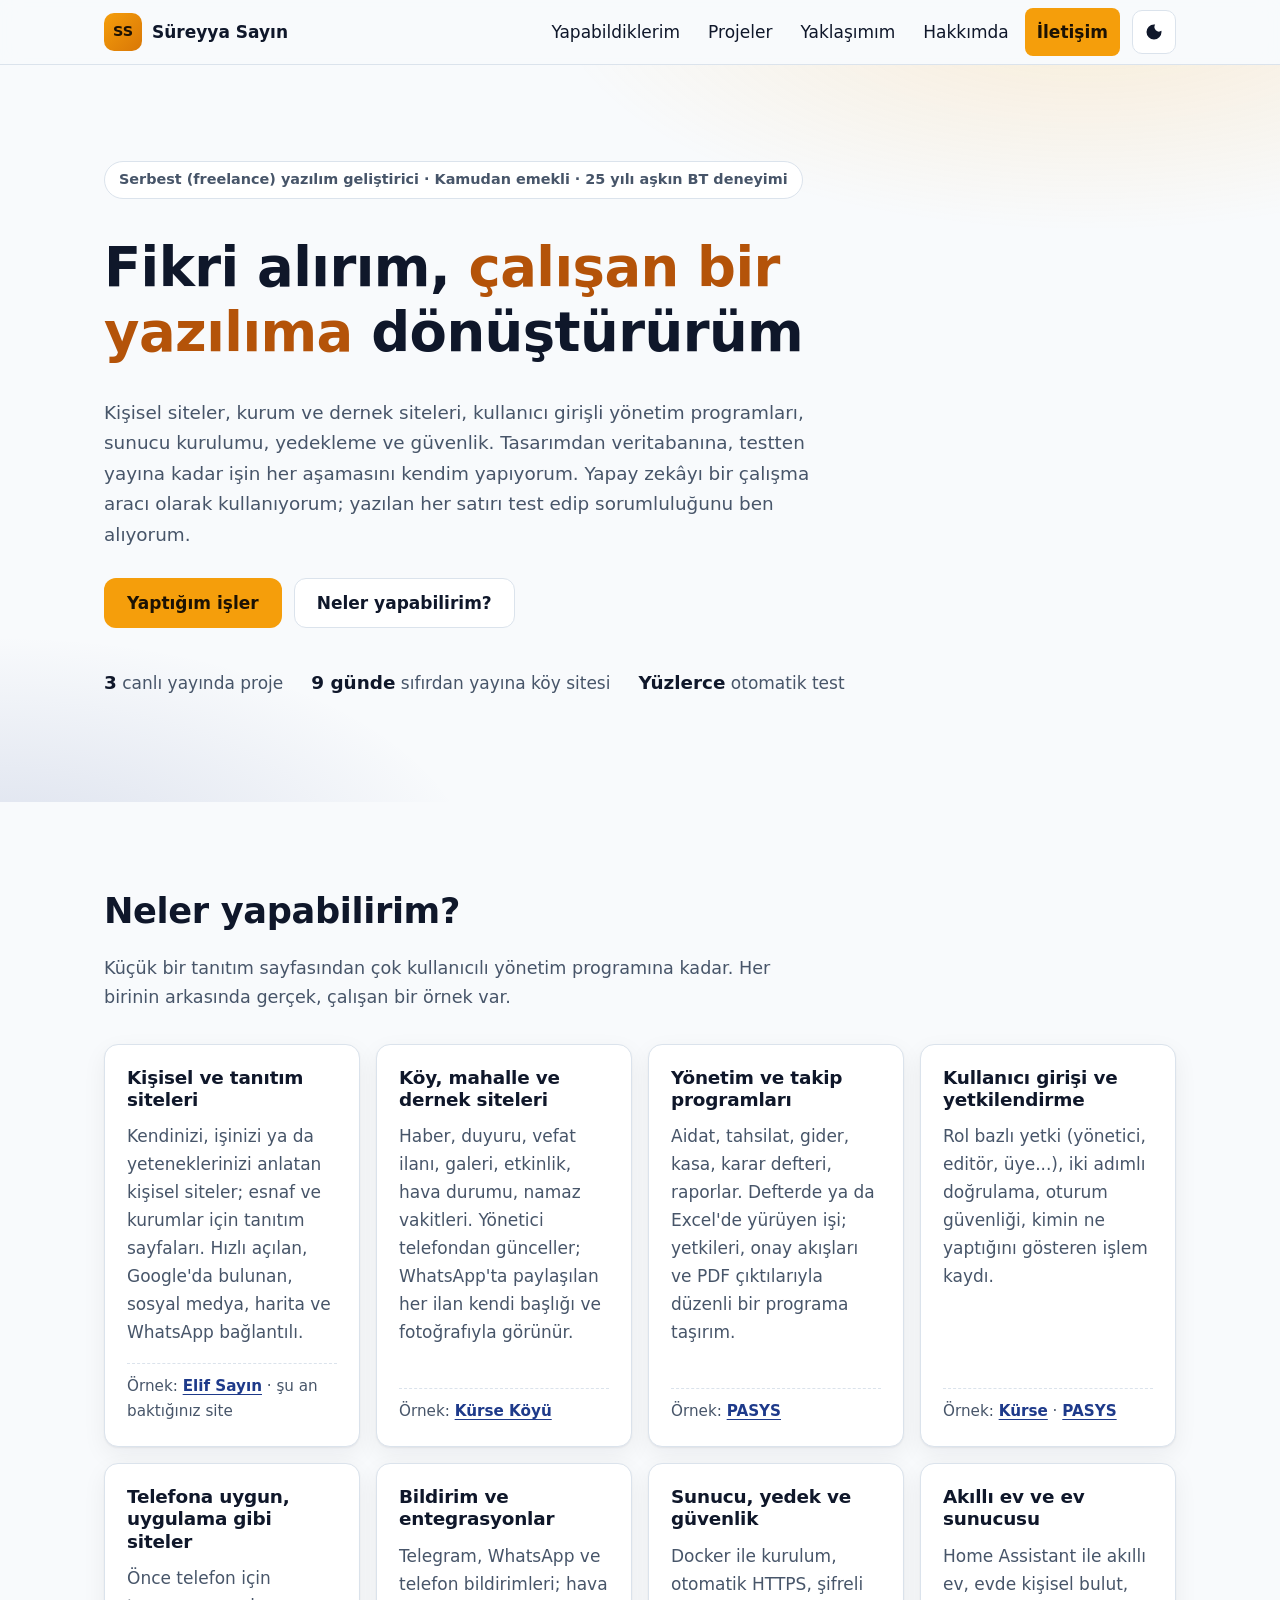
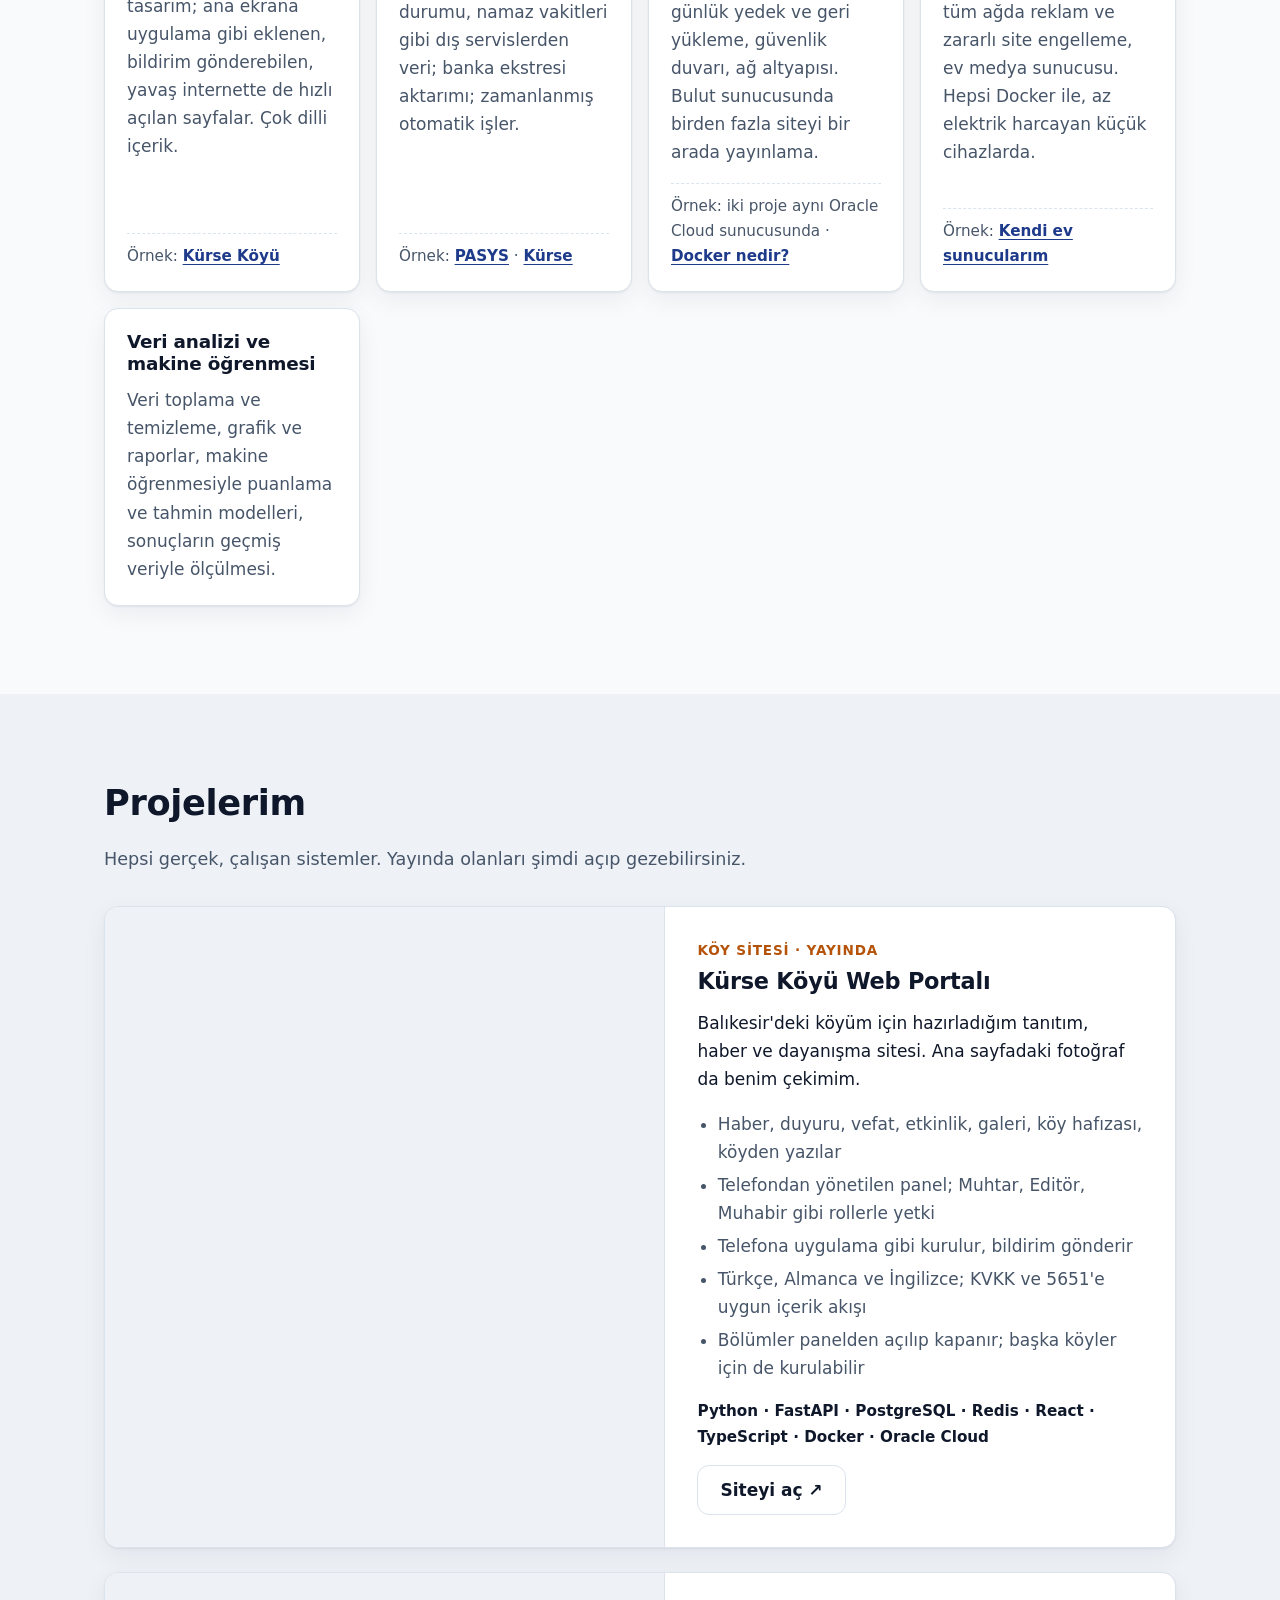
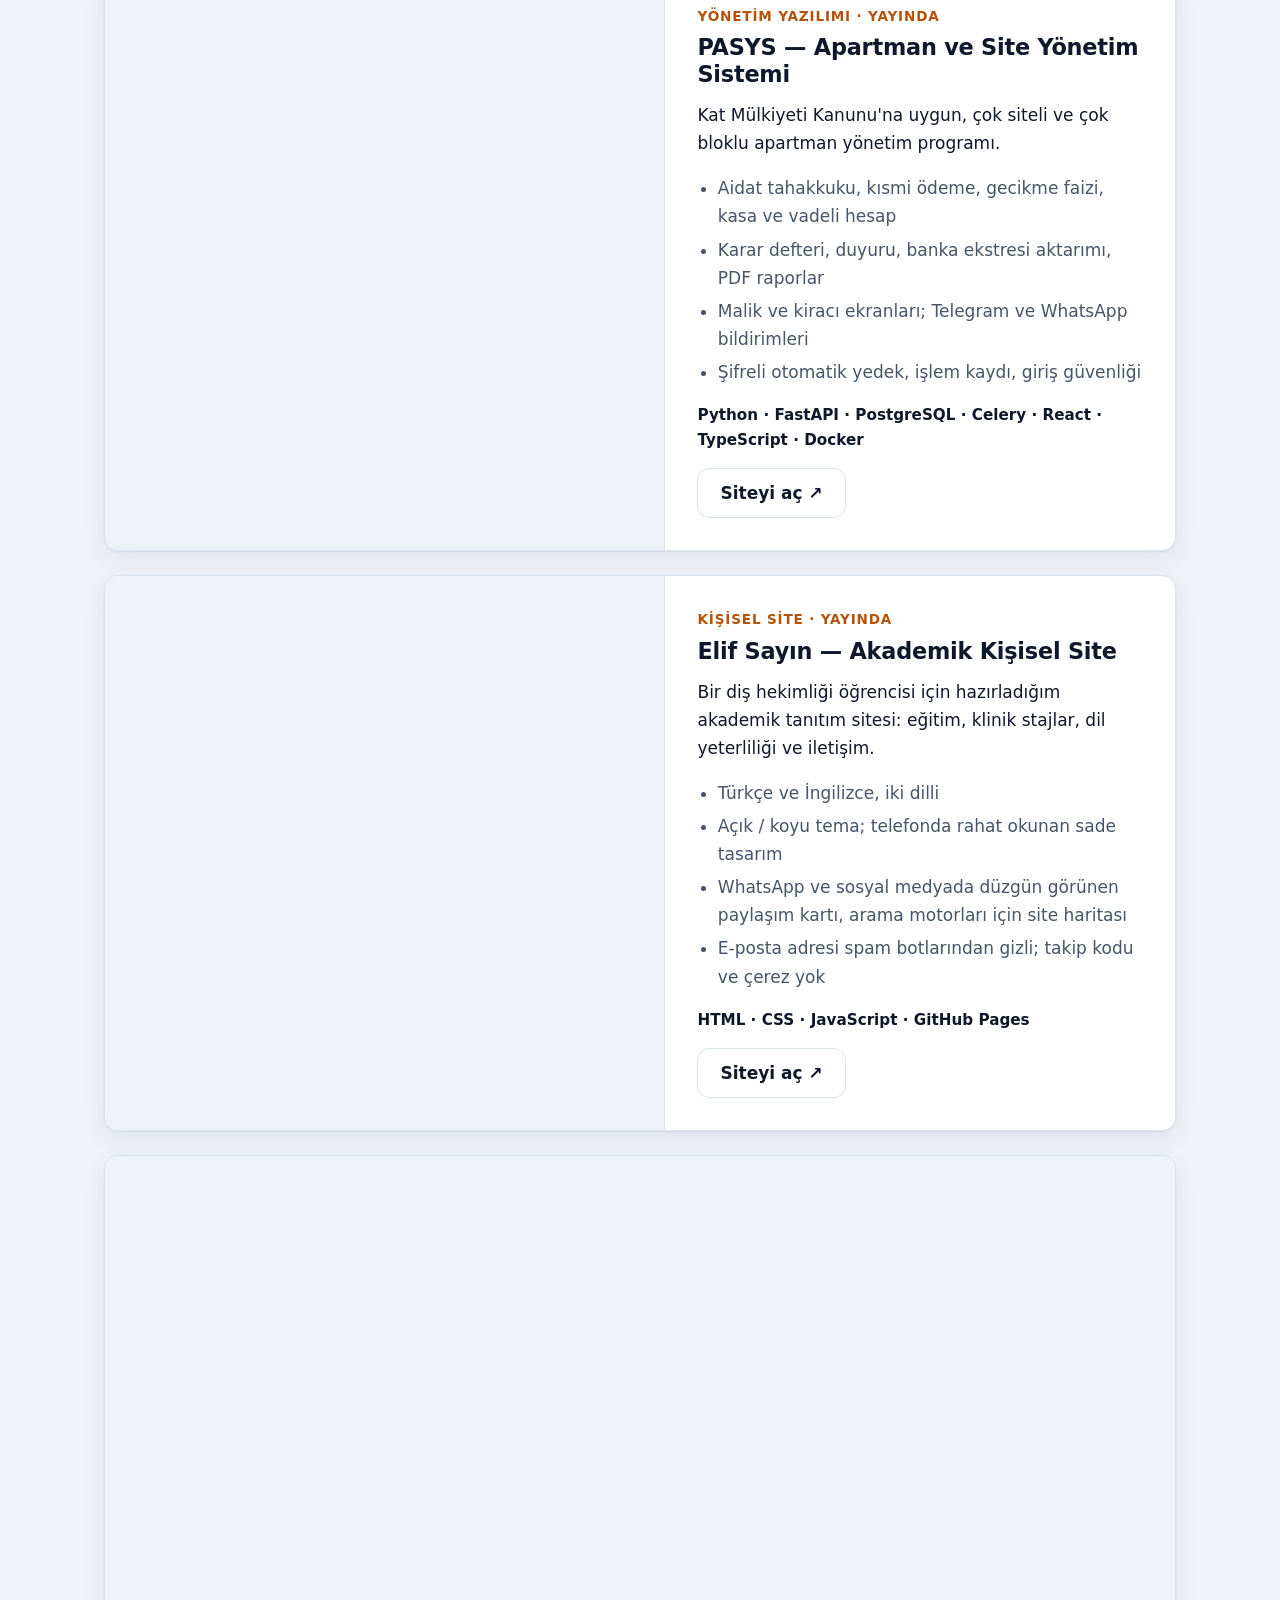
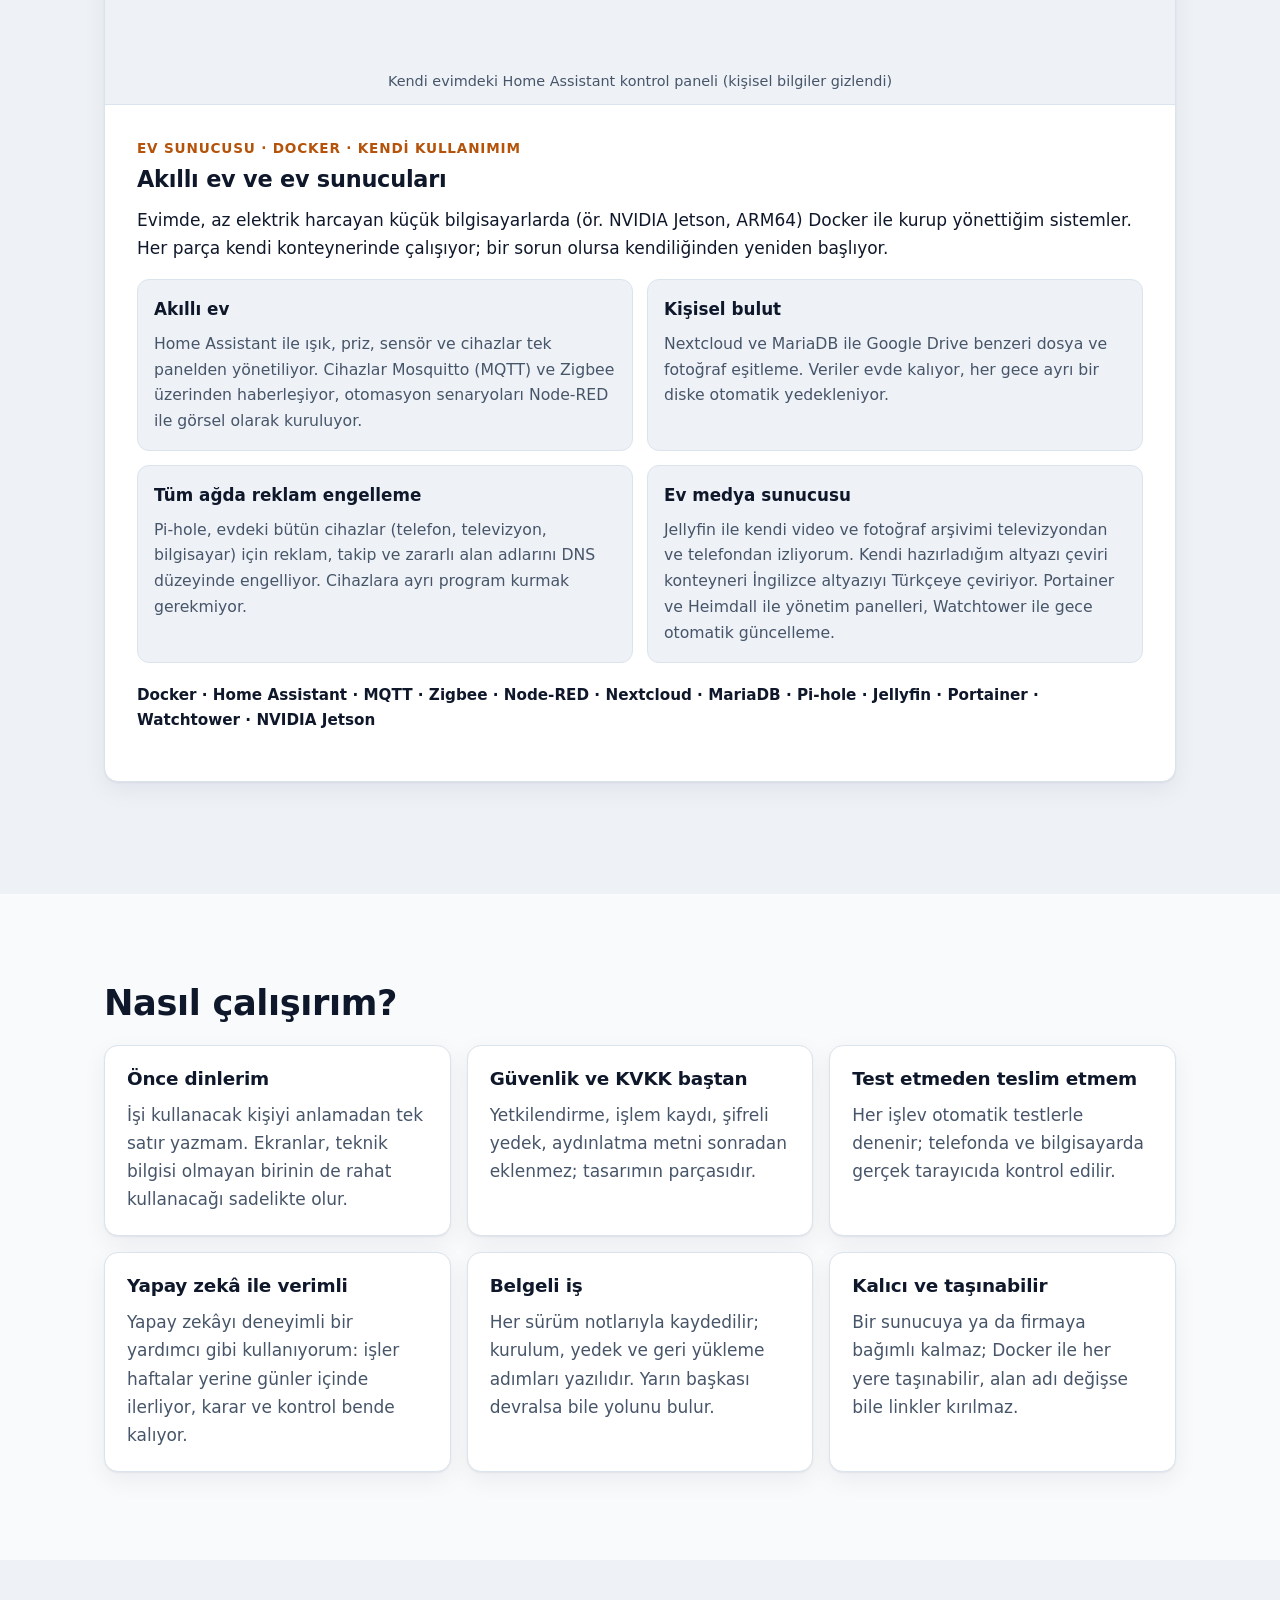
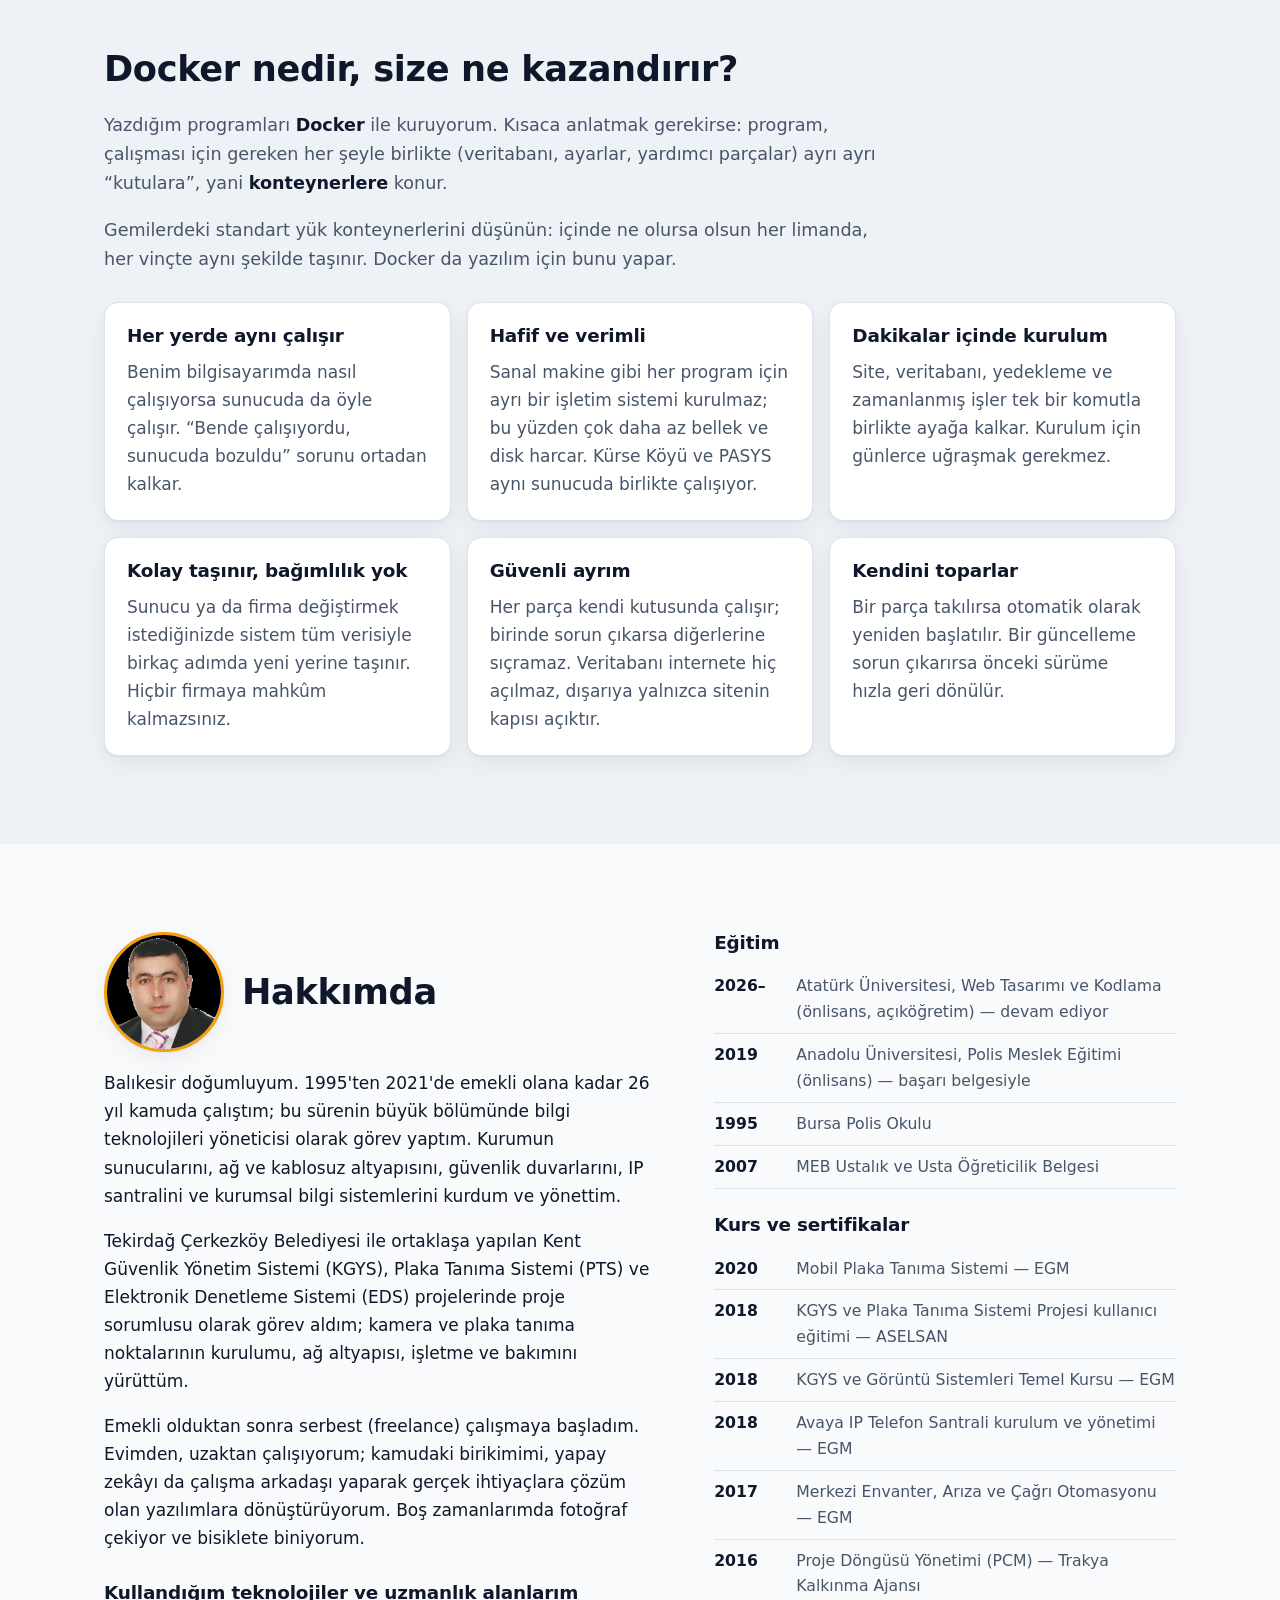
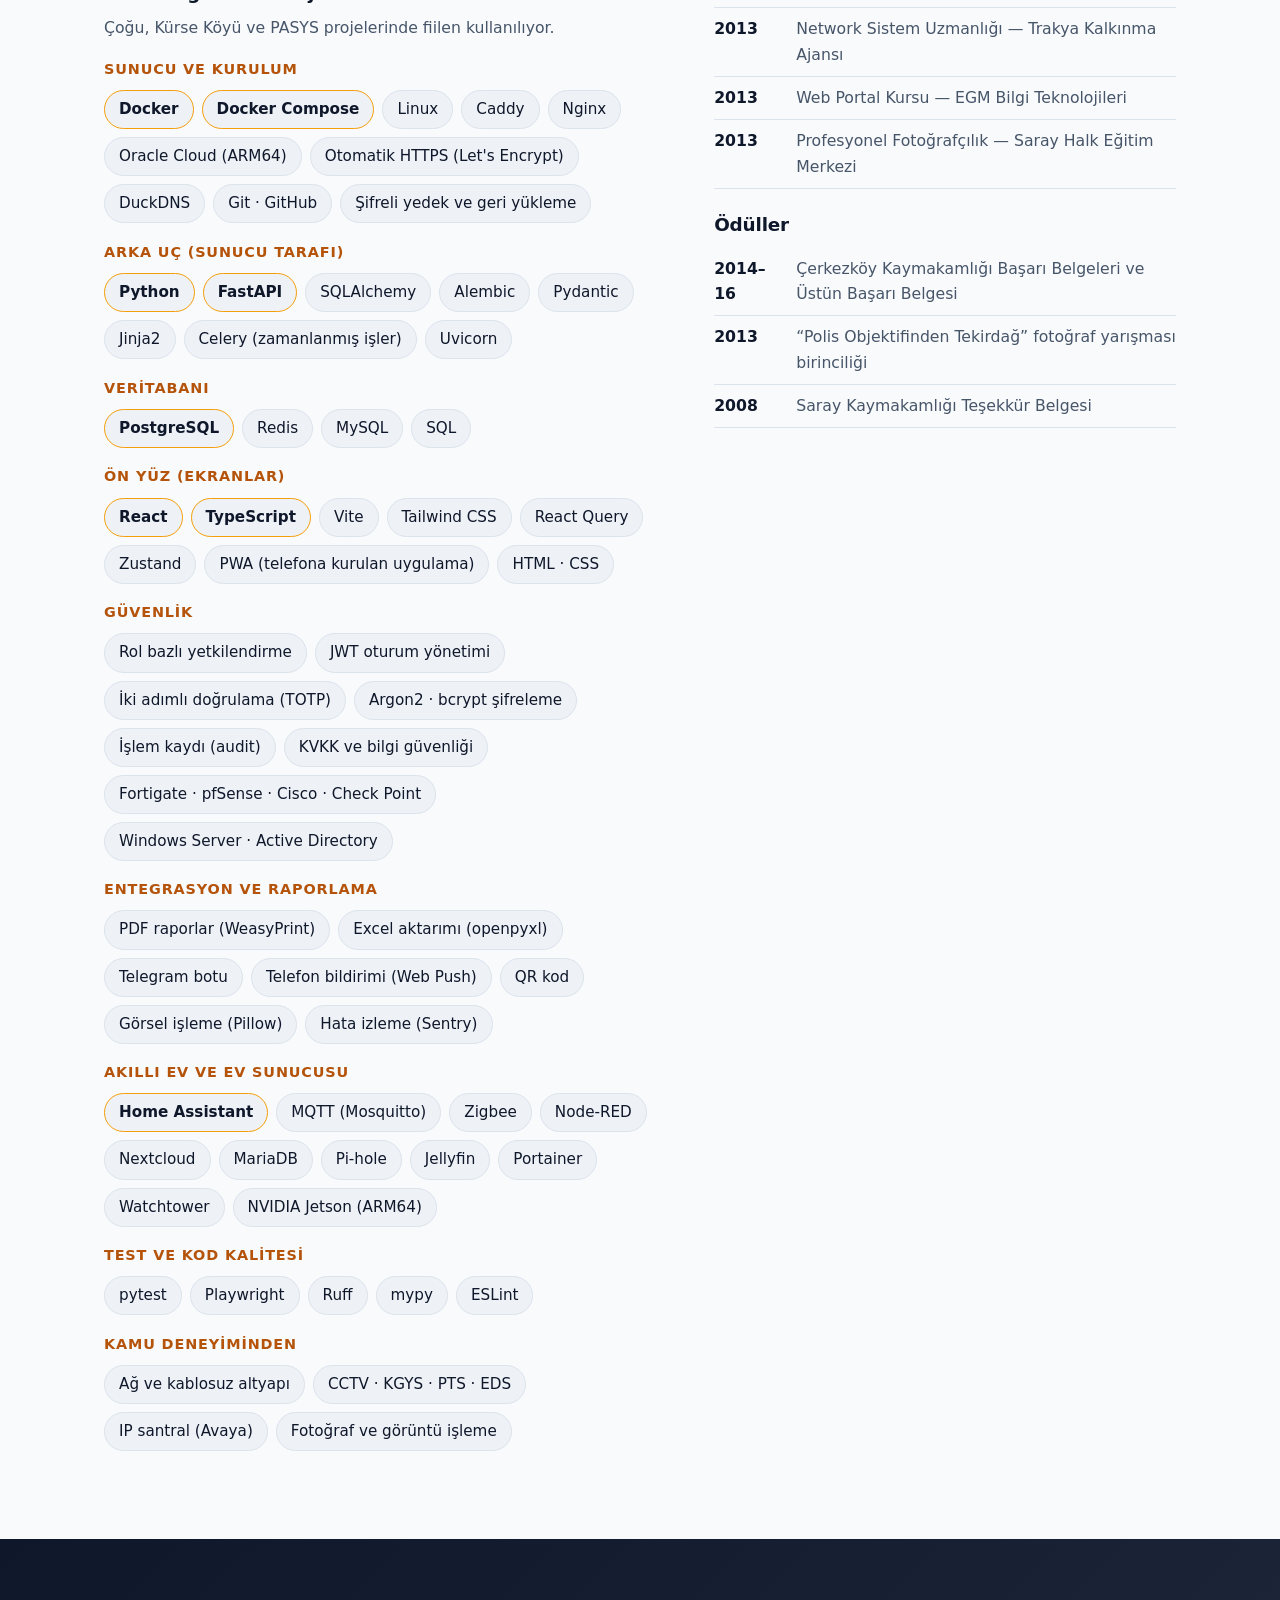
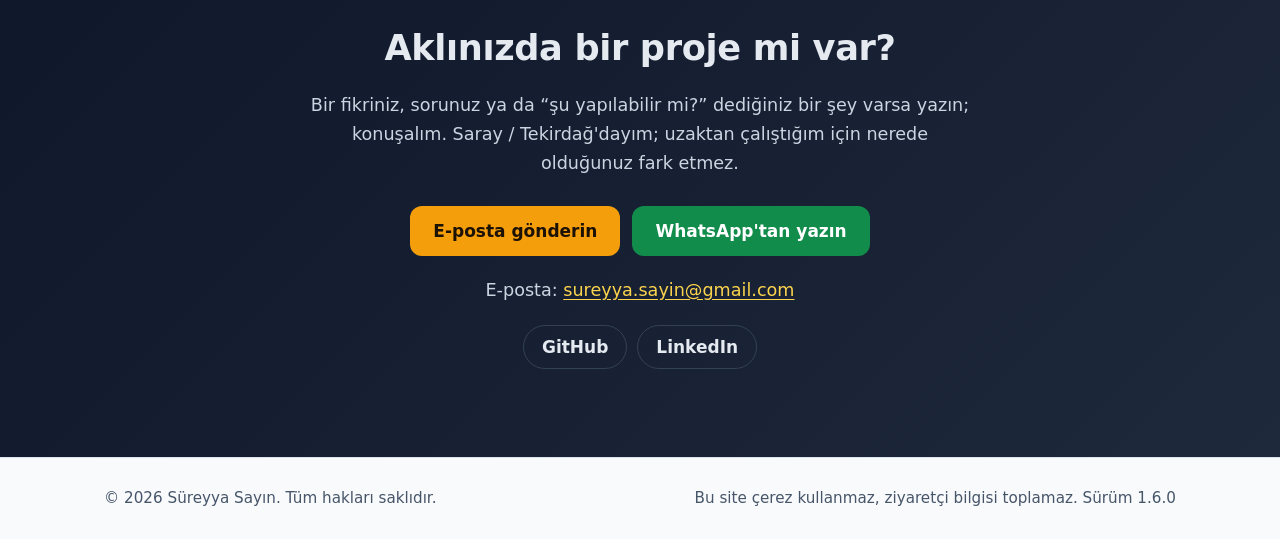
<file: docs/index.html>
<!doctype html>
<html lang="tr">
<head>
<meta charset="utf-8">
<meta name="viewport" content="width=device-width, initial-scale=1">
<meta http-equiv="Content-Security-Policy" content="default-src 'self'; img-src 'self' data:; style-src 'self'; script-src 'self'; base-uri 'self'; form-action 'none'">
<meta name="referrer" content="strict-origin-when-cross-origin">
<title>Süreyya Sayın — Yazılım Geliştirici</title>
<meta name="description" content="Süreyya Sayın: web siteleri, yönetim programları, sunucu ve güvenlik altyapısı geliştiren, kamudan emekli bilgi teknolojileri uzmanı. Yaptığı projeler ve yetenekleri.">
<link rel="canonical" href="https://sureyyasayin.github.io/">
<meta name="theme-color" content="#0f172a">
<link rel="icon" href="favicon.svg" type="image/svg+xml">
<link rel="stylesheet" href="style.css?v=1.6.0">

<meta property="og:type" content="profile">
<meta property="og:locale" content="tr_TR">
<meta property="og:site_name" content="Süreyya Sayın">
<meta property="og:title" content="Süreyya Sayın — Yazılım Geliştirici">
<meta property="og:description" content="Web siteleri, yönetim programları, sunucu ve güvenlik. Yaptığım projeler ve yapabildiklerim.">
<meta property="og:url" content="https://sureyyasayin.github.io/">
<meta property="og:image" content="https://sureyyasayin.github.io/img/og.jpg">
<meta property="og:image:width" content="1200">
<meta property="og:image:height" content="630">
<meta property="og:image:alt" content="Süreyya Sayın'ın yaptığı Kürse Köyü sitesinin ana sayfası">
<meta name="twitter:card" content="summary_large_image">

<script type="application/ld+json">
{
  "@context": "https://schema.org",
  "@type": "Person",
  "name": "Süreyya Sayın",
  "jobTitle": "Yazılım geliştirici",
  "address": { "@type": "PostalAddress", "addressLocality": "Saray", "addressRegion": "Tekirdağ", "addressCountry": "TR" },
  "url": "https://sureyyasayin.github.io/",
  "sameAs": [
    "https://github.com/sureyyasayin",
    "https://www.linkedin.com/in/s%C3%BCreyya-say%C4%B1n-2b732916b/"
  ],
  "knowsAbout": ["Web geliştirme", "Python", "FastAPI", "PostgreSQL", "React", "Docker", "Ağ güvenliği", "KVKK"]
}
</script>
<script src="site.js?v=1.6.0" defer></script>
</head>
<body>
<a class="atla" href="#icerik">İçeriğe geç</a>

<header class="ust">
  <div class="kap ust-ic">
    <a class="logo" href="#" aria-label="Süreyya Sayın — sayfa başı">
      <span class="logo-isaret" aria-hidden="true">SS</span>
      <span>Süreyya Sayın</span>
    </a>
    <nav aria-label="Ana menü">
      <button class="menu-dugme" type="button" aria-expanded="false" aria-controls="menu">Menü</button>
      <ul id="menu" class="menu">
        <li><a href="#yapabildiklerim">Yapabildiklerim</a></li>
        <li><a href="#projeler">Projeler</a></li>
        <li><a href="#yaklasim">Yaklaşımım</a></li>
        <li><a href="#hakkimda">Hakkımda</a></li>
        <li><a class="menu-cta" href="#iletisim">İletişim</a></li>
      </ul>
    </nav>
    <button class="tema-dugme" type="button" aria-label="Açık / koyu tema" title="Açık / koyu tema">
      <svg viewBox="0 0 24 24" width="20" height="20" aria-hidden="true"><path fill="currentColor" d="M12 3a9 9 0 1 0 9 9c0-.46-.04-.92-.1-1.36A5.5 5.5 0 0 1 13.36 3.1 9.2 9.2 0 0 0 12 3Z"/></svg>
    </button>
  </div>
</header>

<main id="icerik">

<section class="giris">
  <div class="kap giris-ic">
    <p class="rozet">Serbest (freelance) yazılım geliştirici · Kamudan emekli · 25 yılı aşkın BT deneyimi</p>
    <h1>Fikri alırım, <span class="vurgu">çalışan bir yazılıma</span> dönüştürürüm</h1>
    <p class="giris-metin">Kişisel siteler, kurum ve dernek siteleri, kullanıcı girişli yönetim programları, sunucu kurulumu, yedekleme ve güvenlik. Tasarımdan veritabanına, testten yayına kadar işin her aşamasını kendim yapıyorum. Yapay zekâyı bir çalışma aracı olarak kullanıyorum; yazılan her satırı test edip sorumluluğunu ben alıyorum.</p>
    <div class="dugmeler">
      <a class="dugme dugme-ana" href="#projeler">Yaptığım işler</a>
      <a class="dugme dugme-ikinci" href="#yapabildiklerim">Neler yapabilirim?</a>
    </div>
    <ul class="giris-kanit" aria-label="Öne çıkanlar">
      <li><strong>3</strong> canlı yayında proje</li>
      <li><strong>9 günde</strong> sıfırdan yayına köy sitesi</li>
      <li><strong>Yüzlerce</strong> otomatik test</li>
    </ul>
  </div>
</section>

<section id="yapabildiklerim" class="bolum">
  <div class="kap">
    <h2>Neler yapabilirim?</h2>
    <p class="bolum-giris">Küçük bir tanıtım sayfasından çok kullanıcılı yönetim programına kadar. Her birinin arkasında gerçek, çalışan bir örnek var.</p>
    <div class="kartlar">
      <article class="kart">
        <h3>Kişisel ve tanıtım siteleri</h3>
        <p>Kendinizi, işinizi ya da yeteneklerinizi anlatan kişisel siteler; esnaf ve kurumlar için tanıtım sayfaları. Hızlı açılan, Google'da bulunan, sosyal medya, harita ve WhatsApp bağlantılı.</p>
        <p class="kanit">Örnek: <a href="#proje-elif">Elif Sayın</a> · şu an baktığınız site</p>
      </article>
      <article class="kart">
        <h3>Köy, mahalle ve dernek siteleri</h3>
        <p>Haber, duyuru, vefat ilanı, galeri, etkinlik, hava durumu, namaz vakitleri. Yönetici telefondan günceller; WhatsApp'ta paylaşılan her ilan kendi başlığı ve fotoğrafıyla görünür.</p>
        <p class="kanit">Örnek: <a href="#proje-kurse">Kürse Köyü</a></p>
      </article>
      <article class="kart">
        <h3>Yönetim ve takip programları</h3>
        <p>Aidat, tahsilat, gider, kasa, karar defteri, raporlar. Defterde ya da Excel'de yürüyen işi; yetkileri, onay akışları ve PDF çıktılarıyla düzenli bir programa taşırım.</p>
        <p class="kanit">Örnek: <a href="#proje-pasys">PASYS</a></p>
      </article>
      <article class="kart">
        <h3>Kullanıcı girişi ve yetkilendirme</h3>
        <p>Rol bazlı yetki (yönetici, editör, üye...), iki adımlı doğrulama, oturum güvenliği, kimin ne yaptığını gösteren işlem kaydı.</p>
        <p class="kanit">Örnek: <a href="#proje-kurse">Kürse</a> · <a href="#proje-pasys">PASYS</a></p>
      </article>
      <article class="kart">
        <h3>Telefona uygun, uygulama gibi siteler</h3>
        <p>Önce telefon için tasarım; ana ekrana uygulama gibi eklenen, bildirim gönderebilen, yavaş internette de hızlı açılan sayfalar. Çok dilli içerik.</p>
        <p class="kanit">Örnek: <a href="#proje-kurse">Kürse Köyü</a></p>
      </article>
      <article class="kart">
        <h3>Bildirim ve entegrasyonlar</h3>
        <p>Telegram, WhatsApp ve telefon bildirimleri; hava durumu, namaz vakitleri gibi dış servislerden veri; banka ekstresi aktarımı; zamanlanmış otomatik işler.</p>
        <p class="kanit">Örnek: <a href="#proje-pasys">PASYS</a> · <a href="#proje-kurse">Kürse</a></p>
      </article>
      <article class="kart">
        <h3>Sunucu, yedek ve güvenlik</h3>
        <p>Docker ile kurulum, otomatik HTTPS, şifreli günlük yedek ve geri yükleme, güvenlik duvarı, ağ altyapısı. Bulut sunucusunda birden fazla siteyi bir arada yayınlama.</p>
        <p class="kanit">Örnek: iki proje aynı Oracle Cloud sunucusunda · <a href="#docker">Docker nedir?</a></p>
      </article>
      <article class="kart">
        <h3>Akıllı ev ve ev sunucusu</h3>
        <p>Home Assistant ile akıllı ev, evde kişisel bulut, tüm ağda reklam ve zararlı site engelleme, ev medya sunucusu. Hepsi Docker ile, az elektrik harcayan küçük cihazlarda.</p>
        <p class="kanit">Örnek: <a href="#proje-ev">Kendi ev sunucularım</a></p>
      </article>
      <article class="kart">
        <h3>Veri analizi ve makine öğrenmesi</h3>
        <p>Veri toplama ve temizleme, grafik ve raporlar, makine öğrenmesiyle puanlama ve tahmin modelleri, sonuçların geçmiş veriyle ölçülmesi.</p>
      </article>
    </div>
  </div>
</section>

<section id="projeler" class="bolum bolum-koyu">
  <div class="kap">
    <h2>Projelerim</h2>
    <p class="bolum-giris">Hepsi gerçek, çalışan sistemler. Yayında olanları şimdi açıp gezebilirsiniz.</p>

    <article class="proje" id="proje-kurse">
      <a class="proje-gorsel" href="https://kursekoyu.duckdns.org" target="_blank" rel="noopener">
        <img src="img/kursekoyu.webp" width="960" height="600" loading="lazy" decoding="async" alt="Kürse Köyü sitesinin ana sayfası: köy manzarası, hava durumu ve namaz vakitleri kutuları">
      </a>
      <div class="proje-metin">
        <p class="etiket">Köy sitesi · Yayında</p>
        <h3>Kürse Köyü Web Portalı</h3>
        <p>Balıkesir'deki köyüm için hazırladığım tanıtım, haber ve dayanışma sitesi. Ana sayfadaki fotoğraf da benim çekimim.</p>
        <ul class="ozellik">
          <li>Haber, duyuru, vefat, etkinlik, galeri, köy hafızası, köyden yazılar</li>
          <li>Telefondan yönetilen panel; Muhtar, Editör, Muhabir gibi rollerle yetki</li>
          <li>Telefona uygulama gibi kurulur, bildirim gönderir</li>
          <li>Türkçe, Almanca ve İngilizce; KVKK ve 5651'e uygun içerik akışı</li>
          <li>Bölümler panelden açılıp kapanır; başka köyler için de kurulabilir</li>
        </ul>
        <p class="teknik">Python · FastAPI · PostgreSQL · Redis · React · TypeScript · Docker · Oracle Cloud</p>
        <a class="dugme dugme-ikinci" href="https://kursekoyu.duckdns.org" target="_blank" rel="noopener">Siteyi aç<span class="gizli"> (yeni sekmede)</span> ↗</a>
      </div>
    </article>

    <article class="proje" id="proje-pasys">
      <a class="proje-gorsel" href="https://pasys.duckdns.org" target="_blank" rel="noopener">
        <img src="img/pasys.webp" width="960" height="600" loading="lazy" decoding="async" alt="PASYS apartman ve site yönetim programının tanıtım sayfası">
      </a>
      <div class="proje-metin">
        <p class="etiket">Yönetim yazılımı · Yayında</p>
        <h3>PASYS — Apartman ve Site Yönetim Sistemi</h3>
        <p>Kat Mülkiyeti Kanunu'na uygun, çok siteli ve çok bloklu apartman yönetim programı.</p>
        <ul class="ozellik">
          <li>Aidat tahakkuku, kısmi ödeme, gecikme faizi, kasa ve vadeli hesap</li>
          <li>Karar defteri, duyuru, banka ekstresi aktarımı, PDF raporlar</li>
          <li>Malik ve kiracı ekranları; Telegram ve WhatsApp bildirimleri</li>
          <li>Şifreli otomatik yedek, işlem kaydı, giriş güvenliği</li>
        </ul>
        <p class="teknik">Python · FastAPI · PostgreSQL · Celery · React · TypeScript · Docker</p>
        <a class="dugme dugme-ikinci" href="https://pasys.duckdns.org" target="_blank" rel="noopener">Siteyi aç<span class="gizli"> (yeni sekmede)</span> ↗</a>
      </div>
    </article>

    <article class="proje" id="proje-elif">
      <a class="proje-gorsel" href="https://elif-sayin.github.io" target="_blank" rel="noopener">
        <img src="img/elif.webp" width="960" height="600" loading="lazy" decoding="async" alt="Elif Sayın'ın akademik kişisel sitesinin giriş bölümü">
      </a>
      <div class="proje-metin">
        <p class="etiket">Kişisel site · Yayında</p>
        <h3>Elif Sayın — Akademik Kişisel Site</h3>
        <p>Bir diş hekimliği öğrencisi için hazırladığım akademik tanıtım sitesi: eğitim, klinik stajlar, dil yeterliliği ve iletişim.</p>
        <ul class="ozellik">
          <li>Türkçe ve İngilizce, iki dilli</li>
          <li>Açık / koyu tema; telefonda rahat okunan sade tasarım</li>
          <li>WhatsApp ve sosyal medyada düzgün görünen paylaşım kartı, arama motorları için site haritası</li>
          <li>E-posta adresi spam botlarından gizli; takip kodu ve çerez yok</li>
        </ul>
        <p class="teknik">HTML · CSS · JavaScript · GitHub Pages</p>
        <a class="dugme dugme-ikinci" href="https://elif-sayin.github.io" target="_blank" rel="noopener">Siteyi aç<span class="gizli"> (yeni sekmede)</span> ↗</a>
      </div>
    </article>

    <article class="proje proje-genis" id="proje-ev">
      <figure class="proje-gorsel">
        <img src="img/akilli-ev.webp" width="784" height="490" loading="lazy" decoding="async" alt="Home Assistant ile hazırladığım akıllı ev kontrol paneli: ışıklar, kombi ve termostat, fan, kapı sensörü ve televizyon kontrolleri">
        <figcaption>Kendi evimdeki Home Assistant kontrol paneli (kişisel bilgiler gizlendi)</figcaption>
      </figure>
      <div class="proje-metin">
        <p class="etiket">Ev sunucusu · Docker · Kendi kullanımım</p>
        <h3>Akıllı ev ve ev sunucuları</h3>
        <p>Evimde, az elektrik harcayan küçük bilgisayarlarda (ör. NVIDIA Jetson, ARM64) Docker ile kurup yönettiğim sistemler. Her parça kendi konteynerinde çalışıyor; bir sorun olursa kendiliğinden yeniden başlıyor.</p>
        <div class="alt-projeler">
          <div>
            <h4>Akıllı ev</h4>
            <p>Home Assistant ile ışık, priz, sensör ve cihazlar tek panelden yönetiliyor. Cihazlar Mosquitto (MQTT) ve Zigbee üzerinden haberleşiyor, otomasyon senaryoları Node-RED ile görsel olarak kuruluyor.</p>
          </div>
          <div>
            <h4>Kişisel bulut</h4>
            <p>Nextcloud ve MariaDB ile Google Drive benzeri dosya ve fotoğraf eşitleme. Veriler evde kalıyor, her gece ayrı bir diske otomatik yedekleniyor.</p>
          </div>
          <div>
            <h4>Tüm ağda reklam engelleme</h4>
            <p>Pi-hole, evdeki bütün cihazlar (telefon, televizyon, bilgisayar) için reklam, takip ve zararlı alan adlarını DNS düzeyinde engelliyor. Cihazlara ayrı program kurmak gerekmiyor.</p>
          </div>
          <div>
            <h4>Ev medya sunucusu</h4>
            <p>Jellyfin ile kendi video ve fotoğraf arşivimi televizyondan ve telefondan izliyorum. Kendi hazırladığım altyazı çeviri konteyneri İngilizce altyazıyı Türkçeye çeviriyor. Portainer ve Heimdall ile yönetim panelleri, Watchtower ile gece otomatik güncelleme.</p>
          </div>
        </div>
        <p class="teknik">Docker · Home Assistant · MQTT · Zigbee · Node-RED · Nextcloud · MariaDB · Pi-hole · Jellyfin · Portainer · Watchtower · NVIDIA Jetson</p>
      </div>
    </article>

  </div>
</section>

<section id="yaklasim" class="bolum">
  <div class="kap">
    <h2>Nasıl çalışırım?</h2>
    <div class="kartlar kartlar-uc">
      <article class="kart"><h3>Önce dinlerim</h3><p>İşi kullanacak kişiyi anlamadan tek satır yazmam. Ekranlar, teknik bilgisi olmayan birinin de rahat kullanacağı sadelikte olur.</p></article>
      <article class="kart"><h3>Güvenlik ve KVKK baştan</h3><p>Yetkilendirme, işlem kaydı, şifreli yedek, aydınlatma metni sonradan eklenmez; tasarımın parçasıdır.</p></article>
      <article class="kart"><h3>Test etmeden teslim etmem</h3><p>Her işlev otomatik testlerle denenir; telefonda ve bilgisayarda gerçek tarayıcıda kontrol edilir.</p></article>
      <article class="kart"><h3>Yapay zekâ ile verimli</h3><p>Yapay zekâyı deneyimli bir yardımcı gibi kullanıyorum: işler haftalar yerine günler içinde ilerliyor, karar ve kontrol bende kalıyor.</p></article>
      <article class="kart"><h3>Belgeli iş</h3><p>Her sürüm notlarıyla kaydedilir; kurulum, yedek ve geri yükleme adımları yazılıdır. Yarın başkası devralsa bile yolunu bulur.</p></article>
      <article class="kart"><h3>Kalıcı ve taşınabilir</h3><p>Bir sunucuya ya da firmaya bağımlı kalmaz; Docker ile her yere taşınabilir, alan adı değişse bile linkler kırılmaz.</p></article>
    </div>
  </div>
</section>

<section id="docker" class="bolum bolum-koyu">
  <div class="kap">
    <h2>Docker nedir, size ne kazandırır?</h2>
    <div class="docker-giris">
      <p>Yazdığım programları <strong>Docker</strong> ile kuruyorum. Kısaca anlatmak gerekirse: program, çalışması için gereken her şeyle birlikte (veritabanı, ayarlar, yardımcı parçalar) ayrı ayrı “kutulara”, yani <strong>konteynerlere</strong> konur.</p>
      <p>Gemilerdeki standart yük konteynerlerini düşünün: içinde ne olursa olsun her limanda, her vinçte aynı şekilde taşınır. Docker da yazılım için bunu yapar.</p>
    </div>
    <div class="kartlar kartlar-uc">
      <article class="kart"><h3>Her yerde aynı çalışır</h3><p>Benim bilgisayarımda nasıl çalışıyorsa sunucuda da öyle çalışır. “Bende çalışıyordu, sunucuda bozuldu” sorunu ortadan kalkar.</p></article>
      <article class="kart"><h3>Hafif ve verimli</h3><p>Sanal makine gibi her program için ayrı bir işletim sistemi kurulmaz; bu yüzden çok daha az bellek ve disk harcar. Kürse Köyü ve PASYS aynı sunucuda birlikte çalışıyor.</p></article>
      <article class="kart"><h3>Dakikalar içinde kurulum</h3><p>Site, veritabanı, yedekleme ve zamanlanmış işler tek bir komutla birlikte ayağa kalkar. Kurulum için günlerce uğraşmak gerekmez.</p></article>
      <article class="kart"><h3>Kolay taşınır, bağımlılık yok</h3><p>Sunucu ya da firma değiştirmek istediğinizde sistem tüm verisiyle birkaç adımda yeni yerine taşınır. Hiçbir firmaya mahkûm kalmazsınız.</p></article>
      <article class="kart"><h3>Güvenli ayrım</h3><p>Her parça kendi kutusunda çalışır; birinde sorun çıkarsa diğerlerine sıçramaz. Veritabanı internete hiç açılmaz, dışarıya yalnızca sitenin kapısı açıktır.</p></article>
      <article class="kart"><h3>Kendini toparlar</h3><p>Bir parça takılırsa otomatik olarak yeniden başlatılır. Bir güncelleme sorun çıkarırsa önceki sürüme hızla geri dönülür.</p></article>
    </div>
  </div>
</section>

<section id="hakkimda" class="bolum">
  <div class="kap hakkimda">
    <div>
      <div class="kimlik">
        <img class="portre" src="img/sureyya.webp" width="186" height="186" alt="Süreyya Sayın'ın portre fotoğrafı">
        <h2>Hakkımda</h2>
      </div>
      <p>Balıkesir doğumluyum. 1995'ten 2021'de emekli olana kadar 26 yıl kamuda çalıştım; bu sürenin büyük bölümünde bilgi teknolojileri yöneticisi olarak görev yaptım. Kurumun sunucularını, ağ ve kablosuz altyapısını, güvenlik duvarlarını, IP santralini ve kurumsal bilgi sistemlerini kurdum ve yönettim.</p>
      <p>Tekirdağ Çerkezköy Belediyesi ile ortaklaşa yapılan Kent Güvenlik Yönetim Sistemi (KGYS), Plaka Tanıma Sistemi (PTS) ve Elektronik Denetleme Sistemi (EDS) projelerinde proje sorumlusu olarak görev aldım; kamera ve plaka tanıma noktalarının kurulumu, ağ altyapısı, işletme ve bakımını yürüttüm.</p>
      <p>Emekli olduktan sonra serbest (freelance) çalışmaya başladım. Evimden, uzaktan çalışıyorum; kamudaki birikimimi, yapay zekâyı da çalışma arkadaşı yaparak gerçek ihtiyaçlara çözüm olan yazılımlara dönüştürüyorum. Boş zamanlarımda fotoğraf çekiyor ve bisiklete biniyorum.</p>

      <h3 class="ara-baslik">Kullandığım teknolojiler ve uzmanlık alanlarım</h3>
      <p class="teknoloji-not">Çoğu, Kürse Köyü ve PASYS projelerinde fiilen kullanılıyor.</p>
      <h4 class="etiket-grup">Sunucu ve kurulum</h4>
      <ul class="etiketler" aria-label="Sunucu ve kurulum">
        <li class="one-cikan">Docker</li><li class="one-cikan">Docker Compose</li><li>Linux</li><li>Caddy</li><li>Nginx</li><li>Oracle Cloud (ARM64)</li><li>Otomatik HTTPS (Let's Encrypt)</li><li>DuckDNS</li><li>Git · GitHub</li><li>Şifreli yedek ve geri yükleme</li>
      </ul>
      <h4 class="etiket-grup">Arka uç (sunucu tarafı)</h4>
      <ul class="etiketler" aria-label="Arka uç (sunucu tarafı)">
        <li class="one-cikan">Python</li><li class="one-cikan">FastAPI</li><li>SQLAlchemy</li><li>Alembic</li><li>Pydantic</li><li>Jinja2</li><li>Celery (zamanlanmış işler)</li><li>Uvicorn</li>
      </ul>
      <h4 class="etiket-grup">Veritabanı</h4>
      <ul class="etiketler" aria-label="Veritabanı">
        <li class="one-cikan">PostgreSQL</li><li>Redis</li><li>MySQL</li><li>SQL</li>
      </ul>
      <h4 class="etiket-grup">Ön yüz (ekranlar)</h4>
      <ul class="etiketler" aria-label="Ön yüz (ekranlar)">
        <li class="one-cikan">React</li><li class="one-cikan">TypeScript</li><li>Vite</li><li>Tailwind CSS</li><li>React Query</li><li>Zustand</li><li>PWA (telefona kurulan uygulama)</li><li>HTML · CSS</li>
      </ul>
      <h4 class="etiket-grup">Güvenlik</h4>
      <ul class="etiketler" aria-label="Güvenlik">
        <li>Rol bazlı yetkilendirme</li><li>JWT oturum yönetimi</li><li>İki adımlı doğrulama (TOTP)</li><li>Argon2 · bcrypt şifreleme</li><li>İşlem kaydı (audit)</li><li>KVKK ve bilgi güvenliği</li><li>Fortigate · pfSense · Cisco · Check Point</li><li>Windows Server · Active Directory</li>
      </ul>
      <h4 class="etiket-grup">Entegrasyon ve raporlama</h4>
      <ul class="etiketler" aria-label="Entegrasyon ve raporlama">
        <li>PDF raporlar (WeasyPrint)</li><li>Excel aktarımı (openpyxl)</li><li>Telegram botu</li><li>Telefon bildirimi (Web Push)</li><li>QR kod</li><li>Görsel işleme (Pillow)</li><li>Hata izleme (Sentry)</li>
      </ul>
      <h4 class="etiket-grup">Akıllı ev ve ev sunucusu</h4>
      <ul class="etiketler" aria-label="Akıllı ev ve ev sunucusu">
        <li class="one-cikan">Home Assistant</li><li>MQTT (Mosquitto)</li><li>Zigbee</li><li>Node-RED</li><li>Nextcloud</li><li>MariaDB</li><li>Pi-hole</li><li>Jellyfin</li><li>Portainer</li><li>Watchtower</li><li>NVIDIA Jetson (ARM64)</li>
      </ul>
      <h4 class="etiket-grup">Test ve kod kalitesi</h4>
      <ul class="etiketler" aria-label="Test ve kod kalitesi">
        <li>pytest</li><li>Playwright</li><li>Ruff</li><li>mypy</li><li>ESLint</li>
      </ul>
      <h4 class="etiket-grup">Kamu deneyiminden</h4>
      <ul class="etiketler" aria-label="Kamu deneyiminden">
        <li>Ağ ve kablosuz altyapı</li><li>CCTV · KGYS · PTS · EDS</li><li>IP santral (Avaya)</li><li>Fotoğraf ve görüntü işleme</li>
      </ul>
    </div>

    <div class="yan">
      <h3>Eğitim</h3>
      <ul class="liste">
        <li><span>2026–</span> Atatürk Üniversitesi, Web Tasarımı ve Kodlama (önlisans, açıköğretim) — devam ediyor</li>
        <li><span>2019</span> Anadolu Üniversitesi, Polis Meslek Eğitimi (önlisans) — başarı belgesiyle</li>
        <li><span>1995</span> Bursa Polis Okulu</li>
        <li><span>2007</span> MEB Ustalık ve Usta Öğreticilik Belgesi</li>
      </ul>

      <h3>Kurs ve sertifikalar</h3>
      <ul class="liste">
        <li><span>2020</span> Mobil Plaka Tanıma Sistemi — EGM</li>
        <li><span>2018</span> KGYS ve Plaka Tanıma Sistemi Projesi kullanıcı eğitimi — ASELSAN</li>
        <li><span>2018</span> KGYS ve Görüntü Sistemleri Temel Kursu — EGM</li>
        <li><span>2018</span> Avaya IP Telefon Santrali kurulum ve yönetimi — EGM</li>
        <li><span>2017</span> Merkezi Envanter, Arıza ve Çağrı Otomasyonu — EGM</li>
        <li><span>2016</span> Proje Döngüsü Yönetimi (PCM) — Trakya Kalkınma Ajansı</li>
        <li><span>2013</span> Network Sistem Uzmanlığı — Trakya Kalkınma Ajansı</li>
        <li><span>2013</span> Web Portal Kursu — EGM Bilgi Teknolojileri</li>
        <li><span>2013</span> Profesyonel Fotoğrafçılık — Saray Halk Eğitim Merkezi</li>
      </ul>

      <h3>Ödüller</h3>
      <ul class="liste">
        <li><span>2014–16</span> Çerkezköy Kaymakamlığı Başarı Belgeleri ve Üstün Başarı Belgesi</li>
        <li><span>2013</span> “Polis Objektifinden Tekirdağ” fotoğraf yarışması birinciliği</li>
        <li><span>2008</span> Saray Kaymakamlığı Teşekkür Belgesi</li>
      </ul>
    </div>
  </div>
</section>

<section id="iletisim" class="bolum bolum-iletisim">
  <div class="kap iletisim">
    <h2>Aklınızda bir proje mi var?</h2>
    <p>Bir fikriniz, sorunuz ya da “şu yapılabilir mi?” dediğiniz bir şey varsa yazın; konuşalım. Saray / Tekirdağ'dayım; uzaktan çalıştığım için nerede olduğunuz fark etmez.</p>
    <div class="dugmeler dugmeler-orta">
      <a class="dugme dugme-ana js-eposta" href="#iletisim">E-posta gönderin</a>
      <a class="dugme dugme-whatsapp js-whatsapp" href="#iletisim" hidden>WhatsApp'tan yazın</a>
    </div>
    <p class="eposta-metin">E-posta: <span class="js-eposta-metin">sureyya.sayin [at] gmail [nokta] com</span></p>
    <ul class="baglantilar" aria-label="Sosyal medya hesaplarım">
      <li><a href="https://github.com/sureyyasayin" target="_blank" rel="noopener me">GitHub</a></li>
      <li><a href="https://www.linkedin.com/in/s%C3%BCreyya-say%C4%B1n-2b732916b/" target="_blank" rel="noopener me">LinkedIn</a></li>
    </ul>
  </div>
</section>

</main>

<footer class="alt">
  <div class="kap alt-ic">
    <p>© 2026 Süreyya Sayın. Tüm hakları saklıdır.</p>
    <p>Bu site çerez kullanmaz, ziyaretçi bilgisi toplamaz. <span class="surum" data-surum="1.6.0">Sürüm 1.6.0</span></p>
  </div>
</footer>
</body>
</html>
</file>
<file: docs/style.css>
/* Süreyya Sayın — kişisel site. Dış kaynak yok; sistem yazı tipleri. */
:root {
  --zemin: #f8fafc;
  --zemin-2: #eef2f7;
  --kart: #ffffff;
  --metin: #0f172a;
  --metin-2: #475569;
  --cizgi: #dbe3ec;
  --vurgu: #b45309;
  --vurgu-acik: #f59e0b;
  --dugme-metin: #1c1204;
  --ana: #1e3a8a;
  --golge: 0 1px 2px rgb(15 23 42 / .06), 0 8px 24px rgb(15 23 42 / .06);
  --yaricap: 14px;
  --font: system-ui, -apple-system, "Segoe UI", Roboto, "Noto Sans", Ubuntu, sans-serif;
  color-scheme: light;
}
@media (prefers-color-scheme: dark) {
  :root:not([data-theme="light"]) {
    --zemin: #0b1120; --zemin-2: #0f172a; --kart: #131c2e; --metin: #e5e9f0;
    --metin-2: #a3afc2; --cizgi: #24314a; --vurgu: #fbbf24; --vurgu-acik: #f59e0b;
    --ana: #93c5fd; --golge: 0 1px 2px rgb(0 0 0 / .3), 0 8px 24px rgb(0 0 0 / .25);
    color-scheme: dark;
  }
}
:root[data-theme="dark"] {
  --zemin: #0b1120; --zemin-2: #0f172a; --kart: #131c2e; --metin: #e5e9f0;
  --metin-2: #a3afc2; --cizgi: #24314a; --vurgu: #fbbf24; --vurgu-acik: #f59e0b;
  --ana: #93c5fd; --golge: 0 1px 2px rgb(0 0 0 / .3), 0 8px 24px rgb(0 0 0 / .25);
  color-scheme: dark;
}

*, *::before, *::after { box-sizing: border-box; }
html { scroll-behavior: smooth; scroll-padding-top: 80px; -webkit-text-size-adjust: 100%; }
@media (prefers-reduced-motion: reduce) { html { scroll-behavior: auto; } * { transition: none !important; } }
body {
  margin: 0; font-family: var(--font); font-size: 1.0625rem; line-height: 1.65;
  color: var(--metin); background: var(--zemin); overflow-x: hidden;
}
img { max-width: 100%; height: auto; display: block; }
a { color: var(--ana); text-underline-offset: 3px; }
h1, h2, h3 { line-height: 1.2; margin: 0 0 .6em; letter-spacing: -.01em; }
h2 { font-size: clamp(1.6rem, 4vw, 2.2rem); }
h3 { font-size: 1.15rem; }
p { margin: 0 0 1em; }
:focus-visible { outline: 3px solid var(--vurgu-acik); outline-offset: 3px; border-radius: 6px; }

.kap { width: 100%; max-width: 1120px; margin: 0 auto; padding: 0 16px; }
@media (min-width: 640px) { .kap { padding: 0 24px; } }
.gizli { position: absolute; width: 1px; height: 1px; overflow: hidden; clip: rect(0 0 0 0); white-space: nowrap; }
.atla { position: absolute; left: 12px; top: -60px; z-index: 100; background: var(--kart); padding: 10px 14px; border-radius: 8px; }
.atla:focus { top: 12px; }

/* Üst çubuk */
.ust {
  position: sticky; top: 0; z-index: 50; background: color-mix(in srgb, var(--zemin) 88%, transparent);
  backdrop-filter: blur(10px); border-bottom: 1px solid var(--cizgi);
}
.ust-ic { display: flex; align-items: center; gap: 12px; min-height: 64px; }
.logo { display: flex; align-items: center; gap: 10px; font-weight: 700; color: var(--metin); text-decoration: none; margin-right: auto; }
.logo-isaret {
  display: grid; place-items: center; width: 38px; height: 38px; border-radius: 10px;
  background: linear-gradient(135deg, #f59e0b, #d97706); color: #1c1204; font-size: .9rem; font-weight: 800;
}
.menu { list-style: none; margin: 0; padding: 0; display: flex; gap: 4px; }
.menu a { display: block; padding: 10px 12px; border-radius: 8px; color: var(--metin); text-decoration: none; font-weight: 500; }
.menu a:hover { background: var(--zemin-2); }
.menu .menu-cta { background: var(--vurgu-acik); color: var(--dugme-metin); font-weight: 700; }
.menu .menu-cta:hover { background: #fbbf24; }
.menu-dugme, .tema-dugme {
  font: inherit; color: var(--metin); background: var(--kart); border: 1px solid var(--cizgi);
  border-radius: 10px; min-height: 44px; min-width: 44px; cursor: pointer; display: grid; place-items: center;
}
.menu-dugme { display: none; padding: 0 14px; font-weight: 600; }
@media (max-width: 820px) {
  .menu-dugme { display: grid; }
  .menu {
    display: none; position: absolute; left: 0; right: 0; top: 64px; flex-direction: column; gap: 0;
    background: var(--kart); border-bottom: 1px solid var(--cizgi); padding: 8px 16px 16px; box-shadow: var(--golge);
  }
  .menu.acik { display: flex; }
  .menu a { padding: 14px 12px; font-size: 1.1rem; }
}

/* Giriş */
.giris {
  padding: 56px 0 64px;
  background:
    radial-gradient(900px 400px at 85% -10%, rgb(245 158 11 / .16), transparent 60%),
    radial-gradient(800px 400px at 0% 110%, rgb(30 58 138 / .14), transparent 60%);
}
@media (min-width: 820px) { .giris { padding: 96px 0 104px; } }
.giris-ic h1 { max-width: 860px; }
.rozet {
  display: inline-block; font-size: .9rem; font-weight: 600; color: var(--metin-2);
  border: 1px solid var(--cizgi); background: var(--kart); padding: 6px 14px; border-radius: 999px;
}
h1 { font-size: clamp(2rem, 6vw, 3.4rem); margin-top: .4em; }
.vurgu { color: var(--vurgu); }
.giris-metin { font-size: 1.15rem; color: var(--metin-2); max-width: 720px; }
.dugmeler { display: flex; flex-wrap: wrap; gap: 12px; margin: 28px 0 0; }
.dugmeler-orta { justify-content: center; }
.dugme {
  display: inline-flex; align-items: center; justify-content: center; gap: 6px; min-height: 50px;
  padding: 0 22px; border-radius: 12px; font-weight: 700; text-decoration: none; border: 1px solid transparent;
}
.dugme-ana { background: var(--vurgu-acik); color: var(--dugme-metin); }
.dugme-ana:hover { background: #fbbf24; }
.dugme-ikinci { background: var(--kart); color: var(--metin); border-color: var(--cizgi); }
.dugme-ikinci:hover { border-color: var(--metin-2); }
.dugme-whatsapp { background: #128c4a; color: #fff; }
.dugme-whatsapp:hover { background: #0e7a40; }
.dugme[hidden] { display: none; }
.giris-kanit { list-style: none; padding: 0; margin: 40px 0 0; display: flex; flex-wrap: wrap; gap: 12px 28px; color: var(--metin-2); }
.giris-kanit strong { color: var(--metin); font-size: 1.15rem; }

/* Bölümler */
.bolum { padding: 64px 0; }
@media (min-width: 820px) { .bolum { padding: 88px 0; } }
.bolum-koyu { background: var(--zemin-2); }
.bolum-giris { color: var(--metin-2); max-width: 720px; margin-bottom: 32px; font-size: 1.1rem; }

.kartlar { display: grid; gap: 16px; grid-template-columns: 1fr; }
@media (min-width: 640px) { .kartlar { grid-template-columns: repeat(2, 1fr); } }
@media (min-width: 1000px) { .kartlar { grid-template-columns: repeat(4, 1fr); } .kartlar-uc { grid-template-columns: repeat(3, 1fr); } }
.kart {
  background: var(--kart); border: 1px solid var(--cizgi); border-radius: var(--yaricap);
  padding: 22px; box-shadow: var(--golge); display: flex; flex-direction: column;
}
.kart p { color: var(--metin-2); }
.kart p:last-child { margin-bottom: 0; }
.kart .kanit { margin-top: auto; padding-top: 10px; border-top: 1px dashed var(--cizgi); font-size: .95rem; }
.kart .kanit a { font-weight: 600; }

/* Projeler */
.proje {
  display: grid; gap: 0; background: var(--kart); border: 1px solid var(--cizgi); border-radius: var(--yaricap);
  overflow: hidden; box-shadow: var(--golge); margin-bottom: 24px;
}
@media (min-width: 900px) { .proje { grid-template-columns: 1.1fr 1fr; } }
.proje-gorsel { display: block; background: var(--zemin-2); border-bottom: 1px solid var(--cizgi); }
@media (min-width: 900px) { .proje-gorsel { border-bottom: 0; border-right: 1px solid var(--cizgi); } }
.proje-gorsel { overflow: hidden; align-self: stretch; }
.proje-gorsel img { width: 100%; height: auto; transition: transform .3s; }
.proje-gorsel:hover img { transform: scale(1.02); }
.proje-metin { padding: 24px; }
@media (min-width: 900px) { .proje-metin { padding: 32px; } }
.etiket { font-size: .85rem; font-weight: 700; text-transform: uppercase; letter-spacing: .06em; color: var(--vurgu); margin-bottom: .5em; }
.proje h3 { font-size: 1.4rem; }
.ozellik { padding-left: 1.2em; margin: 0 0 1em; color: var(--metin-2); }
.ozellik li { margin-bottom: .3em; }
.proje-genis { grid-template-columns: 1fr; }
.proje-genis .proje-gorsel { margin: 0; border-right: 0; border-bottom: 1px solid var(--cizgi); padding: 16px 16px 10px; text-align: center; }
.proje-genis .proje-gorsel img { max-width: 784px; margin: 0 auto; border-radius: 8px; }
.proje-genis .proje-gorsel:hover img { transform: none; }
.proje-gorsel figcaption { margin-top: 8px; font-size: .9rem; color: var(--metin-2); }
.alt-projeler { display: grid; gap: 14px; margin: 0 0 1.2em; }
@media (min-width: 760px) { .alt-projeler { grid-template-columns: repeat(2, 1fr); } }
.alt-projeler > div { background: var(--zemin-2); border: 1px solid var(--cizgi); border-radius: 12px; padding: 16px; }
.alt-projeler h4 { margin: 0 0 .4em; font-size: 1.05rem; }
.alt-projeler p { margin: 0; color: var(--metin-2); font-size: .98rem; }
.teknik { font-size: .95rem; font-weight: 600; color: var(--metin); }

.iletisim-404 { text-align: center; max-width: 640px; }

/* Docker */
.docker-giris { max-width: 780px; margin-bottom: 28px; font-size: 1.1rem; color: var(--metin-2); }
.docker-giris strong { color: var(--metin); }
.hakkimda .etiketler li { background: var(--zemin-2); }

/* Hakkımda */
.hakkimda { display: grid; gap: 40px; }
@media (min-width: 900px) { .hakkimda { grid-template-columns: 1.2fr 1fr; gap: 56px; } }
.kimlik { display: flex; align-items: center; gap: 18px; margin-bottom: 1em; }
.kimlik h2 { margin: 0; }
.portre { width: 96px; height: 96px; border-radius: 50%; object-fit: cover; border: 3px solid var(--vurgu-acik); box-shadow: var(--golge); }
@media (min-width: 640px) { .portre { width: 120px; height: 120px; } }
.ara-baslik { margin-top: 1.6em; }
.teknoloji-not { color: var(--metin-2); font-size: .98rem; }
.etiket-grup { font-size: .9rem; text-transform: uppercase; letter-spacing: .06em; color: var(--vurgu); margin: 1.2em 0 .6em; }
.etiketler li.one-cikan { border-color: var(--vurgu-acik); font-weight: 700; }
.etiketler { list-style: none; padding: 0; margin: 0; display: flex; flex-wrap: wrap; gap: 8px; }
.etiketler li { background: var(--kart); border: 1px solid var(--cizgi); border-radius: 999px; padding: 6px 14px; font-size: .95rem; }
.yan h3 { margin-top: 1.4em; }
.yan h3:first-child { margin-top: 0; }
.liste { list-style: none; padding: 0; margin: 0; }
.liste li { display: grid; grid-template-columns: 4.6em 1fr; gap: 10px; padding: 8px 0; border-bottom: 1px solid var(--cizgi); color: var(--metin-2); font-size: .98rem; }
.liste span { font-weight: 700; color: var(--metin); font-variant-numeric: tabular-nums; }

/* İletişim */
.bolum-iletisim { background: linear-gradient(135deg, #0f172a, #1e293b); color: #e5e9f0; }
.bolum-iletisim a:not(.dugme) { color: #fcd34d; }
.iletisim { text-align: center; max-width: 720px; }
.iletisim > p { color: #cbd5e1; font-size: 1.1rem; }
.eposta-metin { margin-top: 20px; }
.baglantilar { list-style: none; padding: 0; margin: 20px 0 0; display: flex; flex-wrap: wrap; justify-content: center; gap: 10px; }
.bolum-iletisim .baglantilar a {
  display: inline-flex; align-items: center; min-height: 44px; padding: 0 18px; border-radius: 999px;
  border: 1px solid #334155; color: #e5e9f0; text-decoration: none; font-weight: 600;
}
.bolum-iletisim .baglantilar a:hover { border-color: #fcd34d; color: #fcd34d; }

.alt { padding: 28px 0; border-top: 1px solid var(--cizgi); color: var(--metin-2); font-size: .95rem; }
.alt-ic { display: flex; flex-wrap: wrap; justify-content: space-between; gap: 4px 24px; }
.alt p { margin: 0; }
</file>
